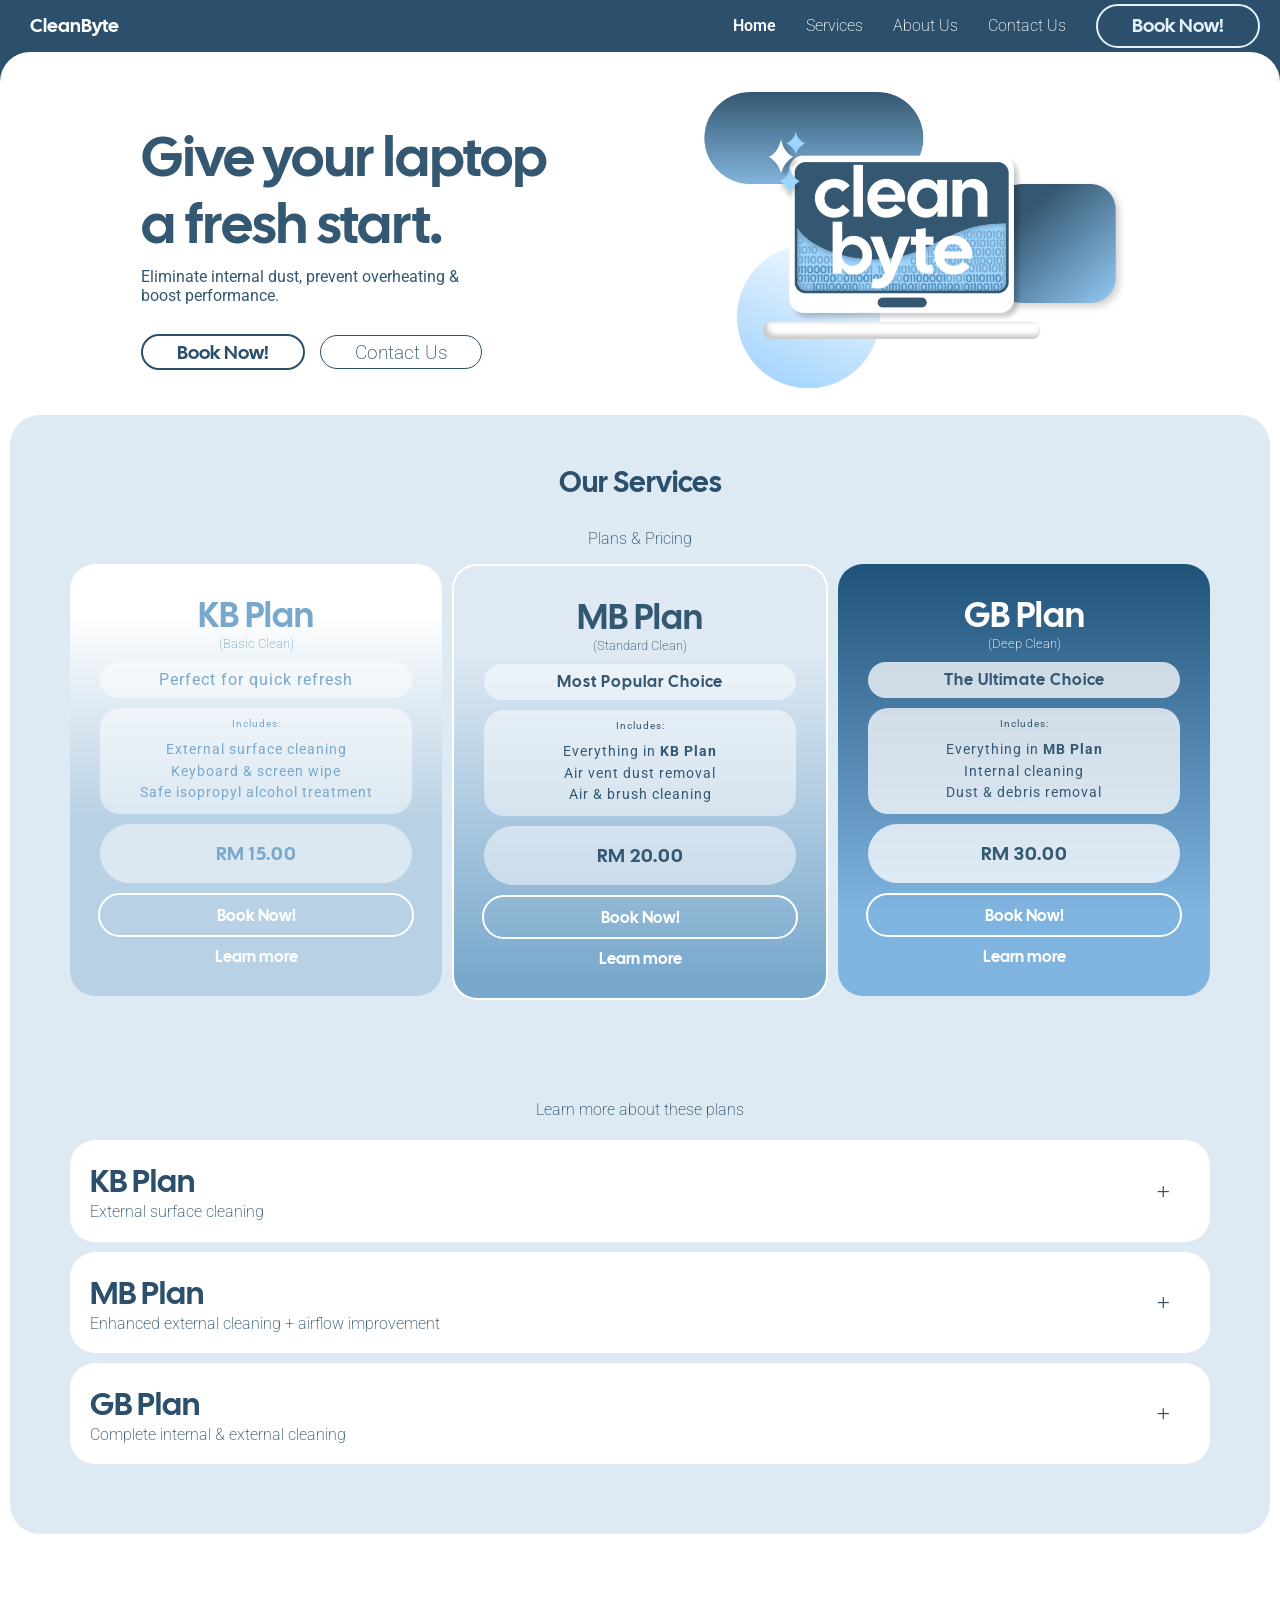
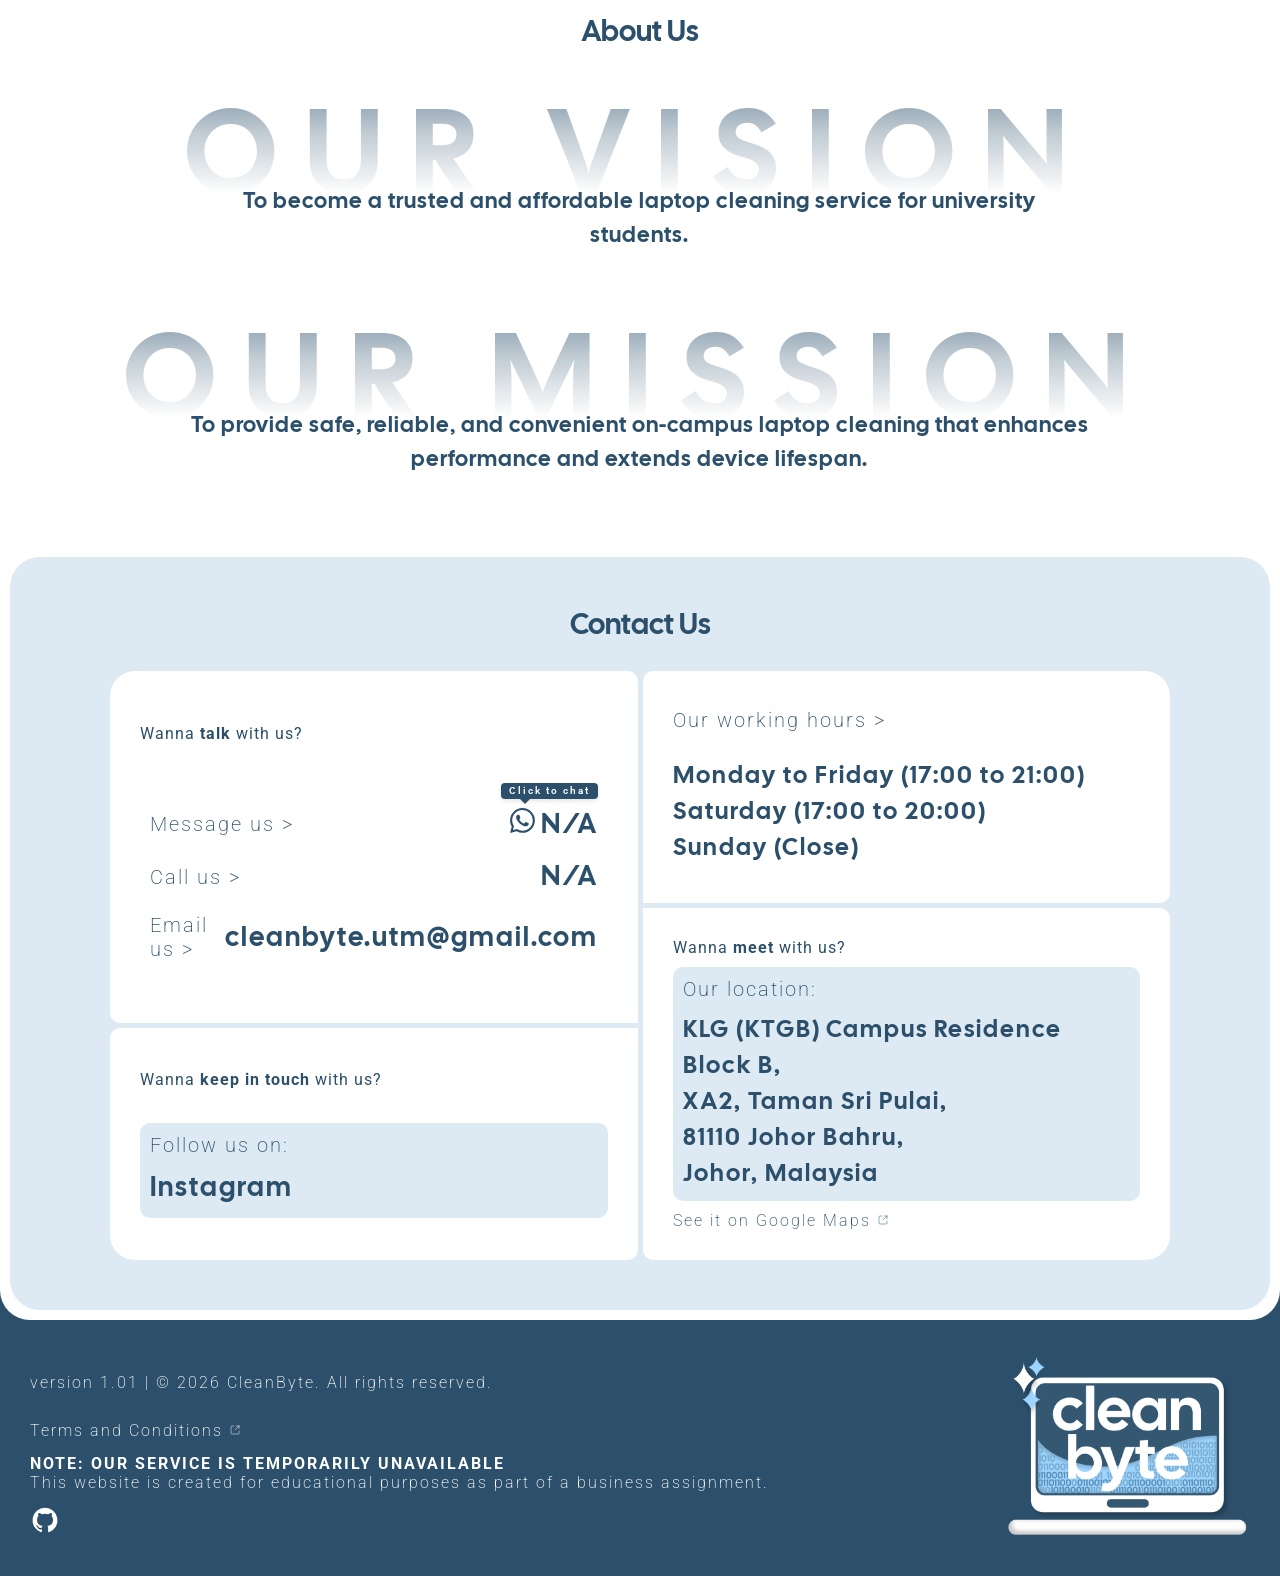
<file: index.html>
<!DOCTYPE html>
<html lang="en">

<head>
    <meta charset="UTF-8">
    <meta name="viewport" content="width=device-width, initial-scale=1.0">
    <title>CleanByte</title>
    <link rel="icon" type="image/png" href="src/cleanbyte-logo-transparent-1.png">
    <!-- Google Fonts -->
    <link rel="preconnect" href="https://fonts.googleapis.com">
    <link rel="preconnect" href="https://fonts.gstatic.com" crossorigin>
    <link
        href="https://fonts.googleapis.com/css2?family=Cal+Sans&family=Roboto:ital,wght@0,100..900;1,100..900&display=swap"
        rel="stylesheet">
    <!-- CSS Styles -->
    <link rel="stylesheet" href="css/styles.css">
    <link rel="stylesheet" href="css/hero.css">
    <link rel="stylesheet" href="css/services.css">
    <link rel="stylesheet" href="css/about.css">
    <link rel="stylesheet" href="css/contact.css">
    <link rel="stylesheet" href="css/footer.css">
</head>

<body>

    <nav>
        <section id="business-name">
            <span>CleanByte</span>
        </section>
        <section id="nav-links">
            <a href="#hero" class="nav-links" id="nav-home">Home</a>
            <a href="#services" class="nav-links" id="nav-services">Services</a>
            <a href="#about" class="nav-links" id="nav-about">About Us</a>
            <a href="#contact" class="nav-links" id="nav-contact">Contact Us</a>
        </section>
        <section id="wrapper-book-now">
            <a class="book-now-light" id="nav-book-now" href="https://forms.gle/1FHTqAfvp7VsXp7U6" target="_blank">
                <span>Book Now!</span>
            </a>
        </section>
    </nav>
    <main id="main">
        <section class="section" id="hero">
            <div id="illustration">
                <img id="large" src="src/hero-illustration-large.png"
                    alt="hero section illustration with clean byte logo">
            </div>
            <div class="content">
                <h1>Give your laptop<br>a fresh start.</h1>
                <p>Eliminate internal dust, prevent overheating &<br>
                    boost performance.</p>
            </div>
            <div id="hero-buttons">
                <a class="book-now-dark" href="https://forms.gle/1FHTqAfvp7VsXp7U6" target="_blank">
                    <span>Book Now!</span>
                </a>
                <a class="hero-button" href="#contact">
                    <span>Contact Us</span>
                </a>
            </div>
        </section>
        <section class="section" id="services">
            <div id="pricing">
                <span class="title">Our Services</span>
                <div id="plans">
                    <span class="sub-text">Plans &amp; Pricing</span>
                    <div id="cards">
                        <div class="card" id="card1">
                            <section class="header">
                                <span class="header-1">KB Plan</span>
                                <span class="header-2">&lpar;Basic Clean&rpar;</span>
                            </section>
                            <section class="subheader">
                                <span>Perfect for quick refresh</span>
                            </section>
                            <section class="body">
                                <span>Includes:</span>
                                <ul>
                                    <li>External surface cleaning</li>
                                    <li>Keyboard &amp; screen wipe</li>
                                    <li>Safe isopropyl alcohol treatment</li>
                                </ul>
                            </section>
                            <section class="footer">
                                <span>RM 15.00</span>
                            </section>
                            <a class="card-book-now" href="https://forms.gle/1FHTqAfvp7VsXp7U6" target="_blank">
                                <span>Book Now!</span>
                            </a>
                            <span id="card1-learnmore" class="learnmore">Learn more</span>
                        </div>
                        <div class="card" id="card2">
                            <section class="header">
                                <span class="header-1">MB Plan</span>
                                <span class="header-2">&lpar;Standard Clean&rpar;</span>
                            </section>
                            <section class="subheader">
                                <span>Most Popular Choice</span>
                            </section>
                            <section class="body">
                                <span>Includes:</span>
                                <ul>
                                    <li>Everything in <b>KB Plan</b></li>
                                    <li>Air vent dust removal</li>
                                    <li>Air &amp; brush cleaning</li>
                                </ul>
                            </section>
                            <section class="footer">
                                <span>RM 20.00</span>
                            </section>
                            <a class="card-book-now" href="https://forms.gle/1FHTqAfvp7VsXp7U6" target="_blank">
                                <span>Book Now!</span>
                            </a>
                            <span id="card2-learnmore" class="learnmore">Learn more</span>
                        </div>
                        <div class="card" id="card3">
                            <section class="header">
                                <span class="header-1">GB Plan</span>
                                <span class="header-2">&lpar;Deep Clean&rpar;</span>
                            </section>
                            <section class="subheader">
                                <span>The Ultimate Choice</span>
                            </section>
                            <section class="body">
                                <span>Includes:</span>
                                <ul>
                                    <li>Everything in <b>MB Plan</b></li>
                                    <li>Internal cleaning</li>
                                    <li>Dust &amp; debris removal</li>
                                </ul>
                            </section>
                            <section class="footer">
                                <span>RM 30.00</span>
                            </section>
                            <a class="card-book-now" href="https://forms.gle/1FHTqAfvp7VsXp7U6" target="_blank">
                                <span>Book Now!</span>
                            </a>
                            <span id="card3-learnmore" class="learnmore">Learn more</span>
                        </div>
                    </div>
                </div>
            </div>
            <div id="details">
                <span class="sub-text">Learn more about these plans</span>
                <div id="dropdowns">
                    <div class="dropdown" id="dropdown1">
                        <input type="checkbox" id="touch1">
                        <div class="hitbox">
                            <label for="touch1">
                                <span>KB Plan</span>
                                <p>External surface cleaning</p>
                            </label>
                        </div>
                        <div class="slide">
                            <div class="inner-slide">
                                <span>What we will clean:</span>
                                <ul>
                                    <li>Keyboard (keycaps &amp; surface)</li>
                                    <li>Screen (smudge &amp; stain removal)</li>
                                    <li>Laptop casing (top &amp; bottom)</li>
                                    <li>Ports (light external dust removal)</li>
                                </ul>
                            </div>
                        </div>
                    </div>
                    <div class="dropdown" id="dropdown2">
                        <input type="checkbox" id="touch2">
                        <div class="hitbox">
                            <label for="touch2">
                                <span>MB Plan</span>
                                <p>Enhanced external cleaning + airflow improvement</p>
                            </label>
                        </div>
                        <div class="slide">
                            <div class="inner-slide">
                                <span>What we will clean:</span>
                                <ul>
                                    <li>Everything in KB Plan</li>
                                    <li>Air vents (external fan vent cleaning)</li>
                                    <li>Cooling grills (dust removal using air tools)</li>
                                </ul>
                            </div>
                        </div>
                    </div>
                    <div class="dropdown" id="dropdown3">
                        <input type="checkbox" id="touch3">
                        <div class="hitbox">
                            <label for="touch3">
                                <span>GB Plan</span>
                                <p>Complete internal &amp; external cleaning</p>
                            </label>
                        </div>
                        <div class="slide">
                            <div class="inner-slide">
                                <span>What we will clean:</span>
                                <ul>
                                    <li>Everything in MB Plan</li>
                                    <li>Internal fans (deep cleaning)</li>
                                    <li>Internal components (dust &amp; debris removal)</li>
                                </ul>
                            </div>
                        </div>
                    </div>
                </div>
            </div>
        </section>
        <section class="section" id="about">
            <div id="header-about">
                About Us
            </div>
            <div id="body-about">
                <div class="wrapper" id="vision-wrapper">
                    <div class="underlay-text" id="vision">
                        OUR VISION
                    </div>
                    <div class="overlay"></div>
                    <div class="overlay-text">
                        To become a trusted and affordable laptop cleaning service
                        for university students.
                    </div>
                </div>
                <div class="wrapper" id="mission-wrapper">
                    <div class="underlay-text" id="mission">
                        OUR MISSION
                    </div>
                    <div class="overlay"></div>
                    <div class="overlay-text">
                        To provide safe, reliable, and convenient on-campus laptop cleaning
                        that enhances performance and extends device lifespan.
                    </div>
                </div>
            </div>
        </section>
        <section class="section" id="contact">
            <div id="header-contact">
                Contact Us
            </div>
            <div id="body-contact">
                <div class="contact-us-sections" id="contact-info">
                    <span>Wanna <b>talk</b> with us?</span>
                    <div id="contact-info-sections">
                        <div class="contact-info-section" id="whatsapp">
                            <span>Message us &gt;</span>
                            <span class="static-label-container">
                                <a href="" target="_blank">
                                    <svg xmlns="http://www.w3.org/2000/svg" width="25" height="25" fill="currentColor"
                                        class="bi bi-whatsapp" viewBox="0 0 16 16">
                                        <path
                                            d="M13.601 2.326A7.85 7.85 0 0 0 7.994 0C3.627 0 .068 3.558.064 7.926c0 1.399.366 2.76 1.057 3.965L0 16l4.204-1.102a7.9 7.9 0 0 0 3.79.965h.004c4.368 0 7.926-3.558 7.93-7.93A7.9 7.9 0 0 0 13.6 2.326zM7.994 14.521a6.6 6.6 0 0 1-3.356-.92l-.24-.144-2.494.654.666-2.433-.156-.251a6.56 6.56 0 0 1-1.007-3.505c0-3.626 2.957-6.584 6.591-6.584a6.56 6.56 0 0 1 4.66 1.931 6.56 6.56 0 0 1 1.928 4.66c-.004 3.639-2.961 6.592-6.592 6.592m3.615-4.934c-.197-.099-1.17-.578-1.353-.646-.182-.065-.315-.099-.445.099-.133.197-.513.646-.627.775-.114.133-.232.148-.43.05-.197-.1-.836-.308-1.592-.985-.59-.525-.985-1.175-1.103-1.372-.114-.198-.011-.304.088-.403.087-.088.197-.232.296-.346.1-.114.133-.198.198-.33.065-.134.034-.248-.015-.347-.05-.099-.445-1.076-.612-1.47-.16-.389-.323-.335-.445-.34-.114-.007-.247-.007-.38-.007a.73.73 0 0 0-.529.247c-.182.198-.691.677-.691 1.654s.71 1.916.81 2.049c.098.133 1.394 2.132 3.383 2.992.47.205.84.326 1.129.418.475.152.904.129 1.246.08.38-.058 1.171-.48 1.338-.943.164-.464.164-.86.114-.943-.049-.084-.182-.133-.38-.232" />
                                    </svg> N/A
                                </a>
                                <span id="static-label">Click to chat</span>
                            </span>
                        </div>
                        <div class="contact-info-section" id="call">
                            <span>Call us &gt;</span>
                            <span>N/A</span>
                        </div>
                        <div class="contact-info-section" id="email">
                            <span>Email us &gt;</span>
                            <span><a href="mailto:cleanbyte.utm@gmail.com">cleanbyte.utm@gmail.com</a></span>
                        </div>
                    </div>
                </div>
                <div class="contact-us-sections" id="social">
                    <span>Wanna <b>keep in touch</b> with us?</span>
                    <div id="social-section">
                        <span>Follow us on:</span>
                        <div id="social-links">
                            <a href="https://www.instagram.com/cleanbyte.ent/" target="_blank">Instagram</a>
                        </div>
                    </div>
                </div>
                <div class="contact-us-sections" id="working-hours">
                    <span>Our working hours &gt;</span>
                    <div id="timetable">
                        <span>Monday to Friday (17:00 to 21:00)</span>
                        <span>Saturday (17:00 to 20:00)</span>
                        <span>Sunday (Close)</span>
                    </div>
                </div>
                <div class="contact-us-sections" id="location">
                    <span>Wanna <b>meet</b> with us?</span>
                    <div id="address">
                        <span>Our location:</span>
                        <p>KLG (KTGB) Campus Residence Block B,<br>
                            XA2, Taman Sri Pulai,<br>
                            81110 Johor Bahru,
                            <br>Johor, Malaysia
                        </p>
                    </div>
                    <a id="address-link" href="https://maps.app.goo.gl/BBo1enbGdaadVYbh8" target="_blank">See it on
                        Google Maps
                        <svg width="12px" height="12px" viewBox="0 0 24 24" xmlns="http://www.w3.org/2000/svg"
                            fill="none">
                            <path stroke="#2c506b" stroke-linecap="round" stroke-linejoin="round" stroke-width="1"
                                d="M10 4H6a2 2 0 0 0-2 2v12a2 2 0 0 0 2 2h12a2 2 0 0 0 2-2v-4m-8-2 8-8m0 0v5m0-5h-5" />
                        </svg>
                    </a>
                </div>
            </div>
        </section>
    </main>
    <footer>
        <section id="footer-content">
            <p>version 1.01 | © <span id="year"></span> CleanByte. All
                rights reserved.</p>
            <a href="/terms.html">Terms and Conditions
                <svg width="12px" height="12px" viewBox="0 0 24 24" xmlns="http://www.w3.org/2000/svg" fill="none">
                    <path stroke="#fff" stroke-linecap="round" stroke-linejoin="round" stroke-width="1"
                        d="M10 4H6a2 2 0 0 0-2 2v12a2 2 0 0 0 2 2h12a2 2 0 0 0 2-2v-4m-8-2 8-8m0 0v5m0-5h-5" />
                </svg>
            </a>
            <span><b>NOTE: OUR SERVICE IS TEMPORARILY UNAVAILABLE</b><br>This website is created for educational
                purposes as
                part of a business assignment.</span>
            <a href="https://github.com/ninja-noodle/CleanByte">
                <svg fill="#fff" width="30px" height="30px" viewBox="0 0 24 24" xmlns="http://www.w3.org/2000/svg"
                    data-name="Layer 1">
                    <path
                        d="M12,2.2467A10.00042,10.00042,0,0,0,8.83752,21.73419c.5.08752.6875-.21247.6875-.475,0-.23749-.01251-1.025-.01251-1.86249C7,19.85919,6.35,18.78423,6.15,18.22173A3.636,3.636,0,0,0,5.125,16.8092c-.35-.1875-.85-.65-.01251-.66248A2.00117,2.00117,0,0,1,6.65,17.17169a2.13742,2.13742,0,0,0,2.91248.825A2.10376,2.10376,0,0,1,10.2,16.65923c-2.225-.25-4.55-1.11254-4.55-4.9375a3.89187,3.89187,0,0,1,1.025-2.6875,3.59373,3.59373,0,0,1,.1-2.65s.83747-.26251,2.75,1.025a9.42747,9.42747,0,0,1,5,0c1.91248-1.3,2.75-1.025,2.75-1.025a3.59323,3.59323,0,0,1,.1,2.65,3.869,3.869,0,0,1,1.025,2.6875c0,3.83747-2.33752,4.6875-4.5625,4.9375a2.36814,2.36814,0,0,1,.675,1.85c0,1.33752-.01251,2.41248-.01251,2.75,0,.26251.1875.575.6875.475A10.0053,10.0053,0,0,0,12,2.2467Z" />
                </svg>
            </a>
        </section>
        <section id="footer-img"><img src="src/cleanbyte-logo-transparent-1.png" alt="cleanbyte logo"></section>
    </footer>
    <script src="js/script.js"></script>
</body>

</html>
</file>
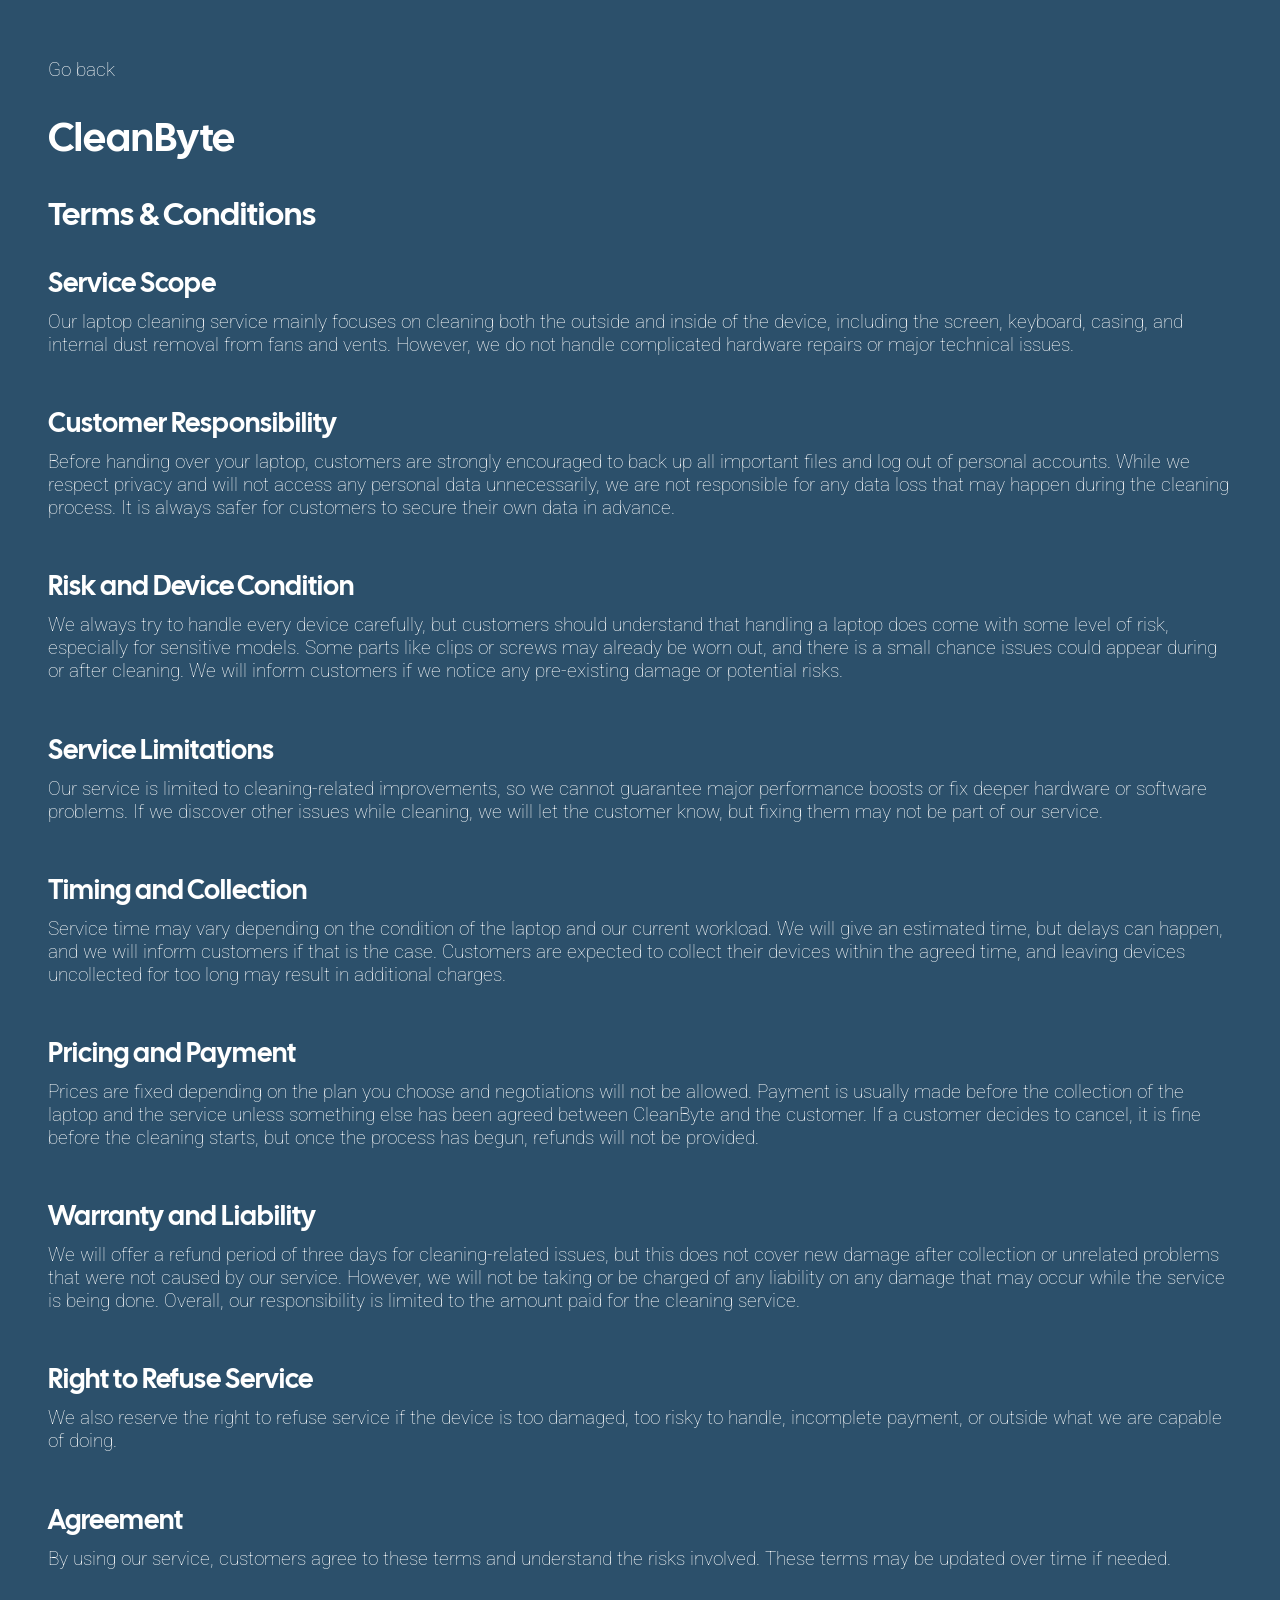
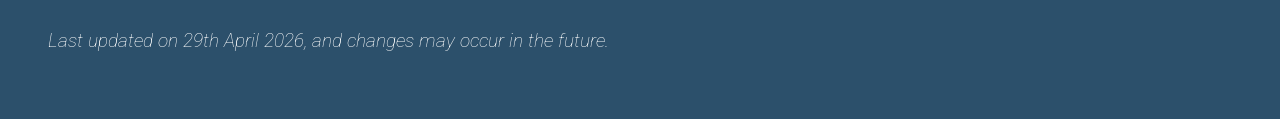
<file: terms.html>
<!DOCTYPE html>
<html lang="en">

<head>
    <meta charset="UTF-8">
    <meta name="viewport" content="width=device-width, initial-scale=1.0">
    <title>Terms & Conditions</title>
    <link rel="icon" type="image/png" href="src/cleanbyte-logo-transparent-1.png">
    <!-- Google Fonts -->
    <link rel="preconnect" href="https://fonts.googleapis.com">
    <link rel="preconnect" href="https://fonts.gstatic.com" crossorigin>
    <link
        href="https://fonts.googleapis.com/css2?family=Cal+Sans&family=Roboto:ital,wght@0,100..900;1,100..900&display=swap"
        rel="stylesheet">
    <!-- CSS Styles -->
    <link rel="stylesheet" href="css/styles.css">
    <link rel="stylesheet" href="css/terms.css">
</head>

<body style="background-color: #2c506b;">
    <main>
        <a href="/index.html">Go back</a>
        CleanByte
        <span>Terms & Conditions</span>
        <section id="1">
            <h2>Service Scope</h2>
            <p>
                Our laptop cleaning service mainly focuses on cleaning both the outside and inside of the device,
                including the screen, keyboard, casing, and internal dust removal from fans and vents. However, we do
                not handle complicated hardware repairs or major technical issues.
            </p>
        </section>
        <section id="2">
            <h2>Customer Responsibility</h2>
            <p>Before handing over your laptop, customers are strongly encouraged to back up all important files and
                log out of personal accounts. While we respect privacy and will not access any personal data
                unnecessarily, we are not responsible for any data loss that may happen during the cleaning process. It
                is always safer for customers to secure their own data in advance.
            </p>
        </section>
        <section id="3">
            <h2>Risk and Device Condition</h2>
            <p>We always try to handle every device carefully, but customers should understand that handling a laptop
                does come with some level of risk, especially for sensitive models. Some parts like clips or screws may
                already be worn out, and there is a small chance issues could appear during or after cleaning. We will
                inform customers if we notice any pre-existing damage or potential risks.
            </p>
        </section>
        <section id="4">
            <h2>Service Limitations</h2>
            <p>Our service is limited to cleaning-related improvements, so we cannot guarantee major performance boosts
                or fix deeper hardware or software problems. If we discover other issues while cleaning, we will let the
                customer know, but fixing them may not be part of our service.</p>
        </section>
        <section id="5">
            <h2>Timing and Collection</h2>
            <p>Service time may vary depending on the condition of the laptop and our current workload. We will give an
                estimated time, but delays can happen, and we will inform customers if that is the case. Customers are
                expected to collect their devices within the agreed time, and leaving devices uncollected for too long
                may result in additional charges.</p>
        </section>
        <section id="6">
            <h2>Pricing and Payment</h2>
            <p>Prices are fixed depending on the plan you choose and negotiations will not be allowed. Payment is
                usually made before the collection of the laptop and the service unless something else has been agreed
                between CleanByte and the customer. If a customer decides to cancel, it is fine before the cleaning
                starts, but once the process has begun, refunds will not be provided.</p>
        </section>
        <section id="7">
            <h2>Warranty and Liability</h2>
            <p>We will offer a refund period of three days for cleaning-related issues, but this does not cover new
                damage after collection or unrelated problems that were not caused by our service. However, we will not
                be taking or be charged of any liability on any damage that may occur while the service is being done.
                Overall, our responsibility is limited to the amount paid for the cleaning service.</p>
        </section>
        <section id="8">
            <h2>Right to Refuse Service</h2>
            <p>We also reserve the right to refuse service if the device is too damaged, too risky to handle, incomplete
                payment, or outside what we are capable of doing.</p>
        </section>
        <section id="9">
            <h2>Agreement</h2>
            <p>By using our service, customers agree to these terms and understand the risks involved. These terms may
                be updated over time if needed.</p>
        </section>
        <section id="9">
            <p><i>Last updated on 29th April 2026, and changes may occur in the future.</i></p>
        </section>
    </main>
</body>

</html>
</file>
<file: css/styles.css>
/* 1 rem = 24px */

:root {
    --gradient-l: linear-gradient(to bottom, rgba(255, 255, 255, 1) 10%, rgba(120, 168, 204, 1) 96%);
    --gradient-d: linear-gradient(to bottom, rgba(31, 82, 120, 1) 0%, rgba(154, 208, 253, 1) 100%);
    --font-primary: "Cal Sans", sans-serif;
    --font-secondary: "Roboto", sans-serif;
}

html {
    scroll-behavior: smooth;
}

body {
    background-color: #2c506b;
    padding: 0;
    margin: 0;
}


button {
    border: none;
    outline: none;
    box-shadow: none;
}

a {
    text-decoration: none;
}

a:hover,
a:focus,
a:active {
    text-decoration: none;
    outline: none;
}

nav {
    position: sticky;
    top: 0;
    height: 2rem;
    display: flex;
    flex-direction: row;
    align-self: center;
    align-items: center;
    justify-content: space-evenly;
    padding: 10px 20px;
    background: #2c506b;
    z-index: 4;
}

nav #business-name {
    height: 100%;
    width: fit-content;
    display: flex;
    align-self: center;
    align-items: center;
    justify-content: center;
    padding: 0 10px;
}

nav #business-name span {
    font-family: var(--font-primary);
    font-weight: 400;
    font-size: 1.2rem;
    line-height: 1.2;
    color: #fff;
}

nav #nav-links {
    height: 1rem;
    width: 100%;
    display: flex;
    align-self: center;
    align-items: center;
    justify-content: end;
    padding: 0 30px;
    gap: 30px;
    font-family: var(--font-secondary);
    font-weight: 200;
    font-size: 1rem;
    line-height: 1.2;
    color: #fff;
}

nav #nav-links a {
    text-decoration: none;
    color: #fff;
    cursor: pointer;
}

nav #nav-links a:hover {
    text-decoration: underline;
}

nav #nav-links a.active {
    font-weight: 600;
}

nav #nav-book-now {
    z-index: 10;
}

.book-now-light {
    height: 2.5rem;
    width: 10rem;
    position: relative;
    display: flex;
    align-self: center;
    align-items: center;
    justify-content: center;
    color: #e5f2fd;
    background-color: transparent;
    border: 2px solid #e5f2fd;
    border-radius: 50px;
    overflow: hidden;
    cursor: pointer;
    transition: color 0.3s ease;
}

.book-now-light::before {
    content: "";
    position: absolute;
    top: 0;
    left: -100%;
    width: 100%;
    height: 100%;
    background-color: #e5f2fd;
    z-index: 0;
    transition: transform 0.5s ease;
    transform: translateX(0);
    pointer-events: none;
}

.book-now-light:hover::before {
    transform: translateX(100%);
}

.book-now-light span {
    position: relative;
    z-index: 1;
    font-family: var(--font-primary);
    font-weight: 400;
    font-size: 1.2rem;
    line-height: 1.2;
    text-decoration: none;
    padding: 2rem;
    cursor: pointer;
    color: #e5f2fd;
    transition: color 0.5s ease;
}

.book-now-light:hover span {
    color: #2c506b;
}

.book-now-dark {
    height: 2rem;
    width: 10rem;
    position: relative;
    display: flex;
    align-self: center;
    align-items: center;
    justify-content: center;
    color: #2c506b;
    background-color: transparent;
    border: 2px solid #2c506b;
    border-radius: 50px;
    overflow: hidden;
    cursor: pointer;
    transition: color 0.3s ease;
}

.book-now-dark::before {
    content: "";
    position: absolute;
    top: 0;
    left: -100%;
    width: 100%;
    height: 100%;
    background-color: #2c506b;
    z-index: 0;
    transition: transform 0.5s ease;
    transform: translateX(0);
}

.book-now-dark:hover::before {
    transform: translateX(100%);
}

.book-now-dark span {
    position: relative;
    z-index: 1;
    font-family: var(--font-primary);
    font-weight: 400;
    font-size: 1.2rem;
    line-height: 1.2;
    text-decoration: none;
    padding: 0rem;
    cursor: pointer;
    color: #2c506b;
    transition: color 0.5s ease;
}

.book-now-dark:hover span {
    color: #fff;
}

main {
    height: fit-content;
    width: auto;
    display: flex;
    flex-direction: column;
    background-color: white;
    border-radius: 30px;
    gap: 30px;
    padding: 10px;
}

/* ===================================================================== */
@media (max-width: 824px) {
    nav {
        display: grid;
        position: sticky;
        height: fit-content;
        grid-template-columns: repeat(2, 1fr);
        grid-template-rows: repeat(2, 1fr);
        grid-auto-flow: dense;
        grid-column-gap: 0px;
        grid-row-gap: 10px;
    }

    nav #business-name {
        font-size: 1rem;
        grid-area: 1 / 1 / 2 / 2;
        padding: 0;
    }

    nav #nav-links {
        font-size: 1rem;
        grid-area: 2 / 1 / 3 / 3;
        justify-content: space-between;
        padding: 0;
        gap: 0;
    }

    nav #wrapper-book-now {
        display: flex;
        grid-area: 1 / 2 / 2 / 3;
        justify-content: end;
    }

    nav #nav-book-now {
        width: 8rem;
    }

    nav #nav-book-now span {
        font-size: 1rem;
        padding: 1rem;
    }
}

@media (max-width: 614px) {
    nav #business-name {
        font-size: 0.8rem;
        grid-area: 1 / 1 / 2 / 2;
        padding: 0;
    }

    nav #nav-links {
        font-size: 0.8rem;
        justify-content: space-between;
    }

    nav #nav-book-now {
        height: 1.5rem;
        width: 7.5rem;
    }

    nav #nav-book-now span {
        font-size: 0.8rem;
        padding: 1rem;
    }
}
</file>
<file: css/hero.css>
#hero {
    display: grid;
    grid-template-columns: auto auto;
    grid-template-rows: auto auto;
    grid-column-gap: 0px;
    grid-row-gap: 0px;
    align-items: center;
    align-content: stretch;
    justify-content: space-around;
    padding: 0 100px;
    border-radius: 30px 30px 0 0;
}

#hero .content {
    height: 100%;
    width: 100%;
    display: flex;
    flex-direction: column;
    justify-content: center;
    grid-area: 1 / 1 / 2 / 2;
}

#illustration {
    height: 100%;
    width: fit-content;
    display: flex;
    justify-content: end;
    align-items: flex-end;
    grid-area: 1 / 2 / 3 / 3;
    margin-top: 20px;
}

#hero h1 {
    font-family: var(--font-primary);
    font-size: 3.5rem;
    color: #355872;
    font-weight: 400;
    line-height: 1.2;
    margin-bottom: 10px;
}

#hero p {
    font-family: var(--font-secondary);
    font-size: 1rem;
    font-weight: 400;
    color: #355872;
    line-height: 1.2;
    margin: 0;
}

#hero #hero-buttons {
    height: 100%;
    width: 100%;
    grid-area: 2 / 1 / 3 / 2;
    display: flex;
    flex-direction: row;
    align-items: flex-start;
    align-content: stretch;
    justify-content: start;
    column-gap: 15px;
}

.hero-button {
    height: 2rem;
    width: 10rem;
    position: relative;
    display: flex;
    align-self: center;
    align-items: center;
    justify-content: center;
    color: #2c506b;
    background-color: transparent;
    border: 1px solid #2c506b;
    border-radius: 50px;
    overflow: hidden;
    cursor: pointer;
    transition: color 0.3s ease;
}

.hero-button::before {
    content: "";
    position: absolute;
    top: 0;
    left: -100%;
    width: 100%;
    height: 100%;
    background-color: #e5f2fd;
    z-index: 0;
    transition: transform 0.5s ease;
    transform: translateX(0);
}

.hero-button:hover::before {
    transform: translateX(100%);
}

.hero-button span {
    position: relative;
    z-index: 1;
    font-family: var(--font-secondary);
    font-weight: 200;
    font-size: 1.2rem;
    line-height: 1.2;
    text-decoration: none;
    padding: 0rem;
    cursor: pointer;
    color: #2c506b;
}

#illustration img {
    width: 28rem;
}


/* ===================================================================== */
@media (max-width: 1376px) {
    #hero {
        padding: 0 60px;
    }
}

@media (max-width: 1174px) {
    #hero h1 {
        font-size: 3rem;
        margin-top: 10px;
    }

    #hero p {
        font-size: 0.9rem;
    }

    #illustration img {
        width: 26rem;
    }
}

@media (max-width: 1088px) {
    #hero {
        padding: 0 40px;
    }
}

@media (max-width: 1000px) {
    #hero {
        padding: 0 20px;
    }
}

@media (max-width: 970px) {
    #hero .content {
        justify-content: end;
    }

    #hero h1 {
        font-size: 2.5rem;
    }

    #hero p {
        font-size: 0.9rem;
    }

    #illustration img {
        width: 24rem;
    }
}

@media (max-width: 824px) {
    #hero {
        padding: 20px;
    }

    #hero .content {
        justify-content: center;
    }

    #hero #illustration #large {
        width: 18rem;
    }

    #hero h1 {
        font-size: 2rem;
        margin: 10px 0 5px 0;
    }

    #hero p {
        font-size: 0.8rem;
    }

    #hero #hero-buttons .book-now-dark {
        width: 8rem;
    }

    #hero #hero-buttons .book-now-dark span {
        font-size: 1rem;
        padding: 0;
    }

    #hero #hero-buttons .hero-button {
        width: 8rem;
    }

    #hero #hero-buttons .hero-button span {
        font-size: 1rem;
        padding: 0;
    }

    #illustration {
        margin: 0;
    }
}

@media (max-width: 614px) {
    #hero {
        display: flex;
        flex-direction: column;
        padding: 20px 10px;
        gap: 0;
    }

    #hero .content {
        align-items: center;
        margin-bottom: 10px;
    }

    #hero .content h1 {
        text-align: center;
        font-size: 1.8rem;
        letter-spacing: 0px;
    }

    #hero .content p {
        text-align: center;
        margin-bottom: 12px;
        letter-spacing: 1px;
    }

    #hero #hero-buttons {
        width: fit-content;
    }

    #hero #hero-buttons .book-now-dark span {
        font-size: 0.9rem;
    }

    #hero #hero-buttons .hero-button span {
        font-size: 0.9rem;
    }
}
</file>
<file: css/services.css>
#services {
    height: auto;
    border-radius: 30px;
    background: #6da1c93B;
    display: flex;
    flex-direction: column;
    align-items: center;
    justify-content: start;
    align-content: stretch;
    padding: 50px 100px;
    row-gap: 80px;
}

/* ===============+++++++++++++++++++++++++++++=======================++++++++++++++++++ */
/* ===============+++++++++++++++++++++++++++++=======================++++++++++++++++++ */
/* ===============+++++++++++++++++++++++++++++=======================++++++++++++++++++ */
/* ===============+++++++++++++++++++++++++++++=======================++++++++++++++++++ */
/* ===============+++++++++++++++++++++++++++++=======================++++++++++++++++++ */
/* ===============+++++++++++++++++++++++++++++=======================++++++++++++++++++ */

/* ===============+++++++++++++++++++++++++++++=======================++++++++++++++++++ */

#services #pricing {
    width: 100%;
    height: auto;
    display: flex;
    flex-direction: column;
    align-items: center;
    align-content: stretch;
    justify-content: start;
    row-gap: 30px;
}

#services #pricing .title {
    text-align: center;
    font-family: var(--font-primary);
    font-size: 1.8rem;
    color: #2c506bFF;
    font-weight: 400;
    line-height: 1.2;
    text-decoration: none;
}

#services #pricing #plans {
    width: 100%;
    height: auto;
    display: flex;
    flex-direction: column;
    align-items: center;
    align-content: stretch;
    justify-content: start;
    row-gap: 5px;
}

#services .sub-text {
    height: 30px;
    font-family: var(--font-secondary);
    font-size: 1rem;
    font-weight: 200;
    line-height: 1.2;
    color: #2c506bFF;
}

#cards {
    width: 100%;
    height: auto;
    display: flex;
    flex-direction: row;
    overflow-x: hidden;
    align-items: start;
    align-content: stretch;
    justify-content: space-between;
    gap: 10px;
}

.card {
    width: 100%;
    height: auto;
    border-radius: 25px;
    display: flex;
    flex-direction: column;
    flex-wrap: nowrap;
    align-items: center;
    align-content: stretch;
    justify-content: start;
    row-gap: 20px;
    padding: 30px;
    scroll-snap-align: center;
}

/* =--==--==--==--==--==--==--HEADER--==--==--==--==--==--==--= */
.header {
    width: 100%;
    height: auto;
    display: flex;
    flex-direction: column;
    flex-wrap: nowrap;
    align-items: center;
    align-content: stretch;
    justify-content: start;
}

.header-1 {
    font-family: var(--font-primary);
    font-size: 2.5rem;
    font-weight: 400;
    line-height: 1.2;
    text-decoration: none;
}

.header-2 {
    font-family: var(--font-secondary);
    font-size: 1rem;
    font-weight: 200;
    line-height: 1.2;
    text-decoration: none;
}


/* =--==--==--==--==--==--==--SUB-HEADER--==--==--==--==--==--==--= */
.subheader {
    width: 100%;
    height: 2.25rem;
    border-radius: 30px;
    display: flex;
    flex-direction: column;
    flex-wrap: nowrap;
    align-items: center;
    align-content: stretch;
    justify-content: center;
    background: #ffffff80;
}

.subheader span {
    font-size: 1.25rem;
    font-weight: 400;
    line-height: 1;
    letter-spacing: 1px;
    text-decoration: none;
}


/* =--==--==--==--==--==--==--BODY--==--==--==--==--==--==--= */
.body {
    width: 100%;
    height: auto;
    border-radius: 20px;
    display: flex;
    flex-direction: column;
    flex-wrap: nowrap;
    align-items: center;
    align-content: stretch;
    justify-content: start;
    padding: 10px 0;
    row-gap: 10px;
    background: #ffffff80;
}

.body span {
    font-family: var(--font-secondary);
    font-size: 0.7rem;
    font-weight: 400;
    line-height: 1.2;
    letter-spacing: 1px;
    text-decoration: none;
}

.body ul {
    max-width: fit-content;
    display: flex;
    justify-content: center;
    align-items: center;
    font-family: var(--font-secondary);
    font-size: 1rem;
    font-weight: 400;
    line-height: 1.5;
    letter-spacing: 1px;
    text-decoration: none;
    flex: 1;
    flex-wrap: wrap;
    padding: 0;
    margin: 0;
    text-align: center;
    list-style-type: none;
}

li {
    min-width: 270px;
}


/* =--==--==--==--==--==--==--FOOTER--==--==--==--==--==--==--= */
.footer {
    width: 100%;
    border-radius: 30px;
    display: flex;
    flex-direction: column;
    flex-wrap: nowrap;
    align-items: center;
    align-content: stretch;
    justify-content: center;
    padding: 20px 0;
    flex: 1 0 0;
    background: #ffffff80;
}

.footer span {
    font-family: var(--font-primary);
    font-size: 1.25rem;
    font-weight: 400;
    line-height: 1;
    letter-spacing: 1px;
    text-decoration: none;
}


/* =--==--==--==--==--==--==--CARD-BOOK-NOW--==--==--==--==--==--==--= */
.card-book-now {
    height: 2.5rem;
    width: 100%;
    position: relative;
    display: flex;
    align-self: center;
    align-items: center;
    justify-content: center;
    /* /////////////////////CHANGE THIS FOR BOOK NOW */
    color: #fff;
    background-color: transparent;
    /* /////////////////////CHANGE THIS FOR BOOK NOW */
    border: 2px solid #fff;
    border-radius: 50px;
    overflow: hidden;
    cursor: pointer;
    transition: color 0.3s ease;
}

.card-book-now::before {
    content: "";
    position: absolute;
    top: 0;
    left: -100%;
    width: 100%;
    height: 100%;
    /* /////////////////////CHANGE THIS FOR BOOK NOW */
    background-color: #ffffff80;
    z-index: 0;
    transition: transform 0.5s ease;
    transform: translateX(0);
}

.card-book-now:hover::before {
    transform: translateX(100%);
}

.card-book-now span {
    display: flex;
    position: relative;
    z-index: 1;
    font-family: var(--font-primary);
    font-weight: 400;
    font-size: 1.2rem;
    line-height: 1.2;
    text-decoration: none;
    padding: 0rem 2rem;
    cursor: pointer;
    align-items: center;
    color: #fff;
    transition: color 0.5s ease;
}

/* /////////////////////CHANGE THIS FOR BOOK NOW */
.card-book-now:hover span {
    color: #fff;
}

/* =--==--==--==--==--==--==--LEARN-MORE--==--==--==--==--==--==--= */
.learnmore {
    font-family: var(--font-primary);
    font-size: 1rem;
    font-weight: 400;
    line-height: 1.2;
    letter-spacing: 0px;
    text-decoration: none;
    color: #fff;
    cursor: pointer;
}

.learnmore:hover {
    text-decoration: underline;
}

/* =--==--==--==--==--==--==--=--==--==--==--==--==--==--=--==--==--==--==--==--==-- */
/* =--==--==--==--==--==--==--CARD 1--==--==--==--==--==--==--= */
#card1 {
    background-image: linear-gradient(to bottom, rgba(255, 255, 255, 1) 11%, rgba(184, 209, 228, 1) 59%);
    color: #78a8cc;
}

#card1 .subheader span {
    font-family: var(--font-secondary);
}

#card1 .card-book-now:hover span {
    color: #78a8cc;
}


/* =--==--==--==--==--==--==--CARD 2--==--==--==--==--==--==--= */
#card2 {
    background-image: linear-gradient(to bottom, rgba(222, 233, 243, 1) 20%, rgba(120, 168, 204, 1) 96%);
    color: #355872FF;
    border: 2px solid #ffffffFF;
}

#card2 .subheader span {
    font-family: var(--font-primary);
}

#card2 .card-book-now:hover span {
    color: #355872FF;
}


/* =--==--==--==--==--==--==--CARD 2--==--==--==--==--==--==--= */
#card3 {
    background: linear-gradient(to bottom, rgba(31, 82, 120, 1) 0%, rgba(127, 180, 224, 1) 80%);
    color: #355872FF;
}

#card3 .header {
    color: #fff;
}

#card3 .subheader {
    background-color: #ffffffBF;
}

#card3 .body {
    background-color: #ffffffBF;
}

#card3 .footer {
    background-color: #ffffffBF;
}

#card3 .subheader span {
    font-family: var(--font-primary);
}

#card3 .card-book-now:hover span {
    color: #355872FF;
}



/* =--==--==--==--==--==--==--=--==--==--==--==--==--==--=--==--==--==--==--==--==-- */
@media (max-width: 1400px) {
    #services {
        padding: 50px 60px;
    }

    .card {
        row-gap: 10px;
    }

    .header-1 {
        font-size: 2.2rem;
    }

    .header-2 {
        font-size: 0.8rem;
    }

    .subheader {
        font-size: 2rem;
    }

    .subheader span {
        font-size: 1rem;
    }

    .body span {
        font-size: 0.6rem;
    }

    .body ul {
        font-size: 0.9rem;
    }

    .footer span {
        font-size: 1.2rem;
    }

    .card-book-now span {
        font-size: 1rem;
    }

    .learnmore {
        font-size: 1rem;
    }

}

@media (max-width: 1190px) {
    #services {
        padding: 50px 20px;
    }
}

@media (max-width: 1100px) {
    #services #pricing .title {
        font-size: 1.6rem;
    }

    #cards {
        overflow-x: auto;
        scroll-snap-type: x mandatory;
    }

    .header-1 {
        font-size: 2.1rem;
    }

    .card {
        padding: 20px;
        row-gap: 8px;
    }
}

@media (max-width: 1000px) {
    #services {
        padding: 50px 10px;
    }

    .subheader {
        font-size: 2rem;
    }

    .subheader span {
        font-size: 1rem;
    }

    .body span {
        font-size: 0.6rem;
    }

    .body ul {
        font-size: 0.75rem;
    }
}

@media (max-width: 824px) {
    #services #pricing .title {
        font-size: 1.3rem;
    }

    #services .sub-text {
        font-size: 0.8rem;
    }

    .header-1 {
        font-size: 2rem;
    }

    .header-2 {
        font-size: 0.8rem;
    }

    .subheader {
        font-size: 1.8rem;
    }

    .subheader span {
        font-size: 1rem;
    }

    .body span {
        font-size: 0.6rem;
    }

    .body ul {
        font-size: 0.75rem;
    }

    .footer span {
        font-size: 1rem;
    }

    .card-book-now span {
        font-size: 1rem;
    }

    .learnmore {
        font-size: 1rem;
    }
}


/* ===============+++++++++++++++++++++++++++++=======================++++++++++++++++++ */
/* ===============+++++++++++++++++++++++++++++=======================++++++++++++++++++ */
/* ===============+++++++++++++++++++++++++++++=======================++++++++++++++++++ */
/* ===============+++++++++++++++++++++++++++++=======================++++++++++++++++++ */
/* ===============+++++++++++++++++++++++++++++=======================++++++++++++++++++ */
/* ===============+++++++++++++++++++++++++++++=======================++++++++++++++++++ */
/* ===============++++++    DETAILS     +++++++=======================++++++++++++++++++ */
/* ===============+++++++++++++++++++++++++++++=======================++++++++++++++++++ */

#details {
    width: 100%;
    height: auto;
    display: flex;
    flex-direction: column;
    align-items: center;
    align-content: stretch;
    justify-content: start;
    row-gap: 10px;
    padding: 20px;
}

#details #dropdowns {
    width: 100%;
    height: auto;
    display: flex;
    flex-direction: column;
    align-items: center;
    align-content: stretch;
    justify-content: space-between;
    row-gap: 10px;
}

#details #dropdowns .dropdown {
    width: 100%;
    border-radius: 25px;
    background: #fff;
    display: flex;
    flex-direction: column;
    align-items: center;
    align-content: stretch;
    justify-content: start;
    padding: 10px 20px;
    box-sizing: border-box;
}

.hitbox {
    position: relative;
    display: block;
    width: 100%;
    color: #2c506b;
    border-radius: 20px;
    transition: background 0.3s ease;
    margin: 10px;
}

.hitbox label {
    display: flex;
    flex-direction: column;
    cursor: pointer;
}

.hitbox span {
    display: block;
    background: transparent;
    font-size: 2rem;
    font-family: var(--font-primary);
    user-select: none;
    -webkit-user-select: none;
    -moz-user-select: none;
    -ms-user-select: none;
}

.hitbox::after {
    content: "+";
    position: absolute;
    right: 20px;
    top: 50%;
    transform: translateY(-50%);
    font-size: 1.5rem;
}

.hitbox p {
    font-family: var(--font-secondary);
    font-weight: 200;
    font-size: 1rem;
    line-height: 1.2;
    margin: 0;
}

#dropdowns .dropdown .slide {
    clear: both;
    width: 100%;
    max-height: 0;
    overflow: hidden;
    text-align: start;
    transition: max-height 0.5s;
    background: #dde9f3;
    border-radius: 20px;
    display: flex;
    flex-direction: column;
    align-items: start;
    align-content: stretch;
    justify-content: start;
    row-gap: 10px;
}

.inner-slide {
    width: 100%;
    height: fit-content;
    margin: 20px;
    color: #2c506b;
}

.inner-slide span {
    font-family: var(--font-secondary);
    font-weight: 400;
    font-size: 1rem;
    line-height: 1.2;
    letter-spacing: 1px;
    font-size: 0.7rem;
}

.inner-slide ul {
    margin: 0;
    padding: 0;
    list-style-type: none;
    line-height: 1.5;
    font-family: var(--font-secondary);
    font-weight: 600;
    font-size: 1rem;
    letter-spacing: 1px;
    font-size: 1rem;
}

#touch1 {
    position: absolute;
    opacity: 0;
    height: 0px;
}

#touch1:checked~.slide {
    max-height: 500px;
}

#touch2 {
    position: absolute;
    opacity: 0;
    height: 0px;
}

#touch2:checked~.slide {
    max-height: 500px;
}

#touch3 {
    position: absolute;
    opacity: 0;
    height: 0px;
}

#touch3:checked~.slide {
    max-height: 500px;
}

.hitbox:hover {
    background: #dde9f3;
}


@media (max-width: 1100px) {
    .hitbox span {
        font-size: 1.8rem;
    }

    .hitbox p {
        font-size: 0.9rem;
    }
}
</file>
<file: css/about.css>
#about {
    height: auto;
    display: flex;
    flex-direction: column;
    align-items: center;
    align-content: stretch;
    justify-content: start;
    row-gap: 30px;
    padding: 50px 100px;
}

#header-about {
    width: 100%;
    text-align: center;
    font-family: var(--font-primary);
    font-size: 1.8rem;
    font-weight: 400;
    line-height: 1.2;
    color: #2c506b;
}

#body-about {
    display: flex;
    flex-direction: column;
    justify-content: center;
    align-items: center;
    row-gap: 80px;
}


.wrapper {
    position: relative;
    display: inline-block;
}

.underlay-text {
    font-family: var(--font-primary);
    font-size: 8.3rem;
    font-weight: 400;
    line-height: 1.2;
    letter-spacing: 1.7rem;
    color: #2c506b;
    position: relative;
    z-index: 1;
    text-align: center;
    align-self: center;
    align-content: center;
    justify-content: center;
}

.overlay {
    position: absolute;
    top: 0;
    left: 0;
    width: 100%;
    height: 100%;
    background: linear-gradient(to bottom, rgba(255, 255, 255, 0) 0%, rgba(255, 255, 255, 0.4) 7.000000000000001%, rgba(255, 255, 255, 0.6951219512195121) 36%, rgba(255, 255, 255, 1) 80%);
    pointer-events: none;
    z-index: 2;
}

.overlay-text {
    position: absolute;
    bottom: -20%;
    left: 50%;
    transform: translateX(-50%);
    font-family: var(--font-primary);
    font-size: 1.7rem;
    font-weight: 400;
    line-height: 1.5;
    letter-spacing: 1px;
    color: #2c506b;
    z-index: 3;
    min-width: 90%;
    white-space: normal;
    text-align: center;
}

@media (max-width: 1335px) {
    #about {
        padding: 50px;
    }

    .underlay-text {
        font-size: 7.5rem;
    }

    .overlay-text {
        font-size: 1.4rem;
    }
}

@media (max-width: 1160px) {
    #about {
        padding: 50px 30px;
    }
}

@media (max-width: 1160px) {
    #about {
        padding: 50px 0px;
    }

    .underlay-text {
        font-size: 7rem;
    }

    .overlay-text {
        font-size: 1.4rem;
    }
}

@media (max-width: 1013px) {
    .underlay-text {
        font-size: 5.5rem;
    }

    .overlay-text {
        font-size: 1.2rem;
    }
}

@media (max-width: 1100px) {
    #header-about {
        font-size: 1.6rem;
    }
}

@media (max-width: 870px) {
    .underlay-text {
        letter-spacing: 1.2rem;
    }
}

@media (max-width: 824px) {
    #header-about {
        font-size: 1.3rem;
    }
}

@media (max-width: 780px) {
    .underlay-text {
        letter-spacing: 1rem;
        font-size: 5rem;
    }

    .overlay-text {
        font-size: 1rem;
    }
}

@media (max-width: 690px) {
    .underlay-text {
        letter-spacing: 1rem;
        font-size: 4.5rem;
    }

    .overlay-text {
        font-size: 1rem;
    }
}

@media (max-width: 640px) {
    .underlay-text {
        letter-spacing: 1rem;
        font-size: 4rem;
    }

    .overlay-text {
        font-size: 0.9rem;
        bottom: -30%;
    }
}

@media (max-width: 600px) {
    .underlay-text {
        letter-spacing: 1rem;
        font-size: 3.5rem;
    }

    .overlay-text {
        font-size: 0.9rem;
    }

    #mission-wrapper .overlay-text {
        bottom: -60%;
    }
}

@media (max-width: 540px) {
    .underlay-text {
        letter-spacing: 0.8rem;
        font-size: 3.5rem;
    }

    .overlay-text {
        font-size: 0.9rem;
    }
}

@media (max-width: 512px) {
    .underlay-text {
        letter-spacing: 0.7rem;
        font-size: 3.2rem;
    }

    .overlay-text {
        font-size: 0.9rem;
    }

    #mission-wrapper .overlay-text {
        bottom: -70%;
    }
}

@media (max-width: 458px) {
    .underlay-text {
        letter-spacing: 0.5rem;
        font-size: 2.8rem;
    }

    .overlay-text {
        font-size: 0.9rem;
    }

    #vision-wrapper .overlay-text {
        bottom: -80%;
    }

    #mission-wrapper .overlay-text {
        bottom: -80%;
    }
}

@media (max-width: 386px) {
    .underlay-text {
        letter-spacing: 0.2rem;
        font-size: 2.8rem;
    }

    .overlay-text {
        font-size: 0.9rem;
    }

    #vision-wrapper .overlay-text {
        bottom: -85%;

    }

    #mission-wrapper .overlay-text {
        bottom: -125%;
    }
}
</file>
<file: css/contact.css>
#contact {
    height: auto;
    border-radius: 30px;
    background: #dde9f3FF;
    display: flex;
    flex-direction: column;
    align-items: center;
    align-content: stretch;
    justify-content: start;
    row-gap: 30px;
    padding: 50px 100px;
    margin-top: 30px;
}

#header-contact {
    width: 100%;
    text-align: center;
    font-family: var(--font-primary);
    font-size: 1.8rem;
    font-weight: 400;
    line-height: 1.2;
    color: #2c506b;
}

#body-contact {
    width: 100%;
    height: auto;
    justify-content: space-between;
    display: grid;
    grid-template-columns: repeat(2, 1fr);
    grid-template-rows: 1fr 0.5fr 1fr;
    grid-column-gap: 5px;
    grid-row-gap: 5px;
}


.contact-us-sections {
    height: auto;
    display: flex;
    flex-direction: column;
    align-items: start;
    align-content: stretch;
    justify-content: space-around;
    row-gap: 10px;
    background: #fff;
    padding: 30px;
}

.contact-us-sections span {
    font-family: var(--font-secondary);
    font-size: 1rem;
    font-weight: 400;
    line-height: 1.2;
    letter-spacing: 1px;
    color: #2c506b;
}


/* =-=-=-=-=-=-=-=-=-=-=-=-=-=-=-=-=-=-=-=-=-=-=-=-=-=-=-=-=-=-=-=-=-=-=-=-=-=-=-=- */
/* =-=-=-=- CONTACT INFO =-=-=-=-=-=-=-=-=-=-=-=-=-=-=-=-=-=-=-=-=-=-=-=-=-=-=-=-=-=- */
/* =-=-=-=-=-=-=-=-=-=-=-=-=-=-=-=-=-=-=-=-=-=-=-=-=-=-=-=-=-=-=-=-=-=-=-=-=-=-=-=- */
#contact-info {
    border-radius: 25px 10px 0px 10px;
    grid-area: 1 / 1 / 3 / 2;
}

#contact-info-sections {
    width: 100%;
    height: auto;
    display: flex;
    flex-direction: column;
    justify-content: space-evenly;
}

.contact-info-section {
    display: flex;
    flex-direction: row;
    align-items: center;
    align-content: stretch;
    justify-content: space-between;
    padding: 10px;
}

.contact-info-section span:nth-of-type(1) {
    font-family: var(--font-secondary);
    font-size: 1.25rem;
    font-weight: 200;
    line-height: 1.2;
    letter-spacing: 2px;
    color: #2c506b;
}

.contact-info-section span:nth-of-type(2) {
    font-family: var(--font-primary);
    font-size: 1.7rem;
    font-weight: 400;
    line-height: 1.2;
    letter-spacing: 2px;
    color: #2c506b;
}

.contact-info-section a {
    color: #2c506b;
}

#whatsapp svg {
    width: 25px;
    height: 25px;
}


/* =-=-=-=-=-=-=-=-=-=-=-=-=-=-=-=-=-=-=-=-=-=-=-=-=-=-=-=-=-=-=-=-=-=-=-=-=-=-=-=- */
/* =-=-=-=-=-= SOCIAL -=-=-=-=-=-=-=-=-=-=-=-=-=-=-=-=-=-=-=-=-=-=-=-=-=-=-=-=-=-=-=-=-=-=- */
/* =-=-=-=-=-=-=-=-=-=-=-=-=-=-=-=-=-=-=-=-=-=-=-=-=-=-=-=-=-=-=-=-=-=-=-=-=-=-=-=- */
#social {
    border-radius: 10px 0px 10px 25px;
    grid-area: 3 / 1 / 4 / 2;
}

#social-section {
    width: 100%;
    height: auto;
    display: flex;
    flex-direction: column;
    justify-content: space-evenly;
    background: #dde9f3FF;
    border-radius: 10px;
}

#social-section span {
    padding: 10px 0 0 10px;
    font-family: var(--font-secondary);
    font-size: 1.25rem;
    font-weight: 200;
    line-height: 1.2;
    letter-spacing: 2px;
    color: #2c506b;
}

#social-links {
    display: flex;
    flex-direction: row;
    align-items: start;
    justify-content: start;
    column-gap: 10px;
    padding: 10px;
}

#social-links a {
    text-decoration: none;
    font-family: var(--font-primary);
    font-size: 1.7rem;
    font-weight: 400;
    line-height: 1.5;
    letter-spacing: 2px;
    color: #2c506b;
}

#social-links a:hover {
    text-decoration: underline;
}


/* =-=-=-=-=-=-=-=-=-=-=-=-=-=-=-=-=-=-=-=-=-=-=-=-=-=-=-=-=-=-=-=-=-=-=-=-=-=-=-=- */
/* =-=-=-=-=-=-= WORKING HOURS -=-=-=-=-=-=-=-=-=-=-=-=-=-=-=-=-=-=-=-=-=-=-=-=-=-=-=-=-=-=-=-=-=- */
/* =-=-=-=-=-=-=-=-=-=-=-=-=-=-=-=-=-=-=-=-=-=-=-=-=-=-=-=-=-=-=-=-=-=-=-=-=-=-=-=- */
#working-hours {
    border-radius: 10px 25px 10px 0px;
    grid-area: 1 / 2 / 2 / 3;
}

#working-hours span:nth-of-type(1) {
    font-family: var(--font-secondary);
    font-size: 1.25rem;
    font-weight: 200;
    line-height: 1.2;
    letter-spacing: 2px;
    color: #2c506b;
}

#working-hours #timetable {
    display: flex;
    flex-direction: column;
}

#working-hours #timetable span {
    font-family: var(--font-primary);
    font-size: 1.5rem;
    font-weight: 400;
    line-height: 1.5;
    letter-spacing: 2px;
    color: #2c506b;
}


/* =-=-=-=-=-=-=-=-=-=-=-=-=-=-=-=-=-=-=-=-=-=-=-=-=-=-=-=-=-=-=-=-=-=-=-=-=-=-=-=- */
/* =-=-=-=-=-=-= LOCATION -=-=-=-=-=-=-=-=-=-=-=-=-=-=-=-=-=-=-=-=-=-=-=-=-=-=-=-=-=-=-=-=-=- */
/* =-=-=-=-=-=-=-=-=-=-=-=-=-=-=-=-=-=-=-=-=-=-=-=-=-=-=-=-=-=-=-=-=-=-=-=-=-=-=-=- */
#location {
    border-radius: 0px 10px 25px 10px;
    grid-area: 2 / 2 / 4 / 3;
}

#address {
    border-radius: 10px;
    height: auto;
    width: 100%;
    display: flex;
    flex-direction: column;
    justify-content: space-evenly;
    row-gap: 10px;
    background: #dde9f3FF;
}

#address span {
    font-family: var(--font-secondary);
    font-size: 1.25rem;
    font-weight: 200;
    line-height: 1.2;
    letter-spacing: 2px;
    color: #2c506b;
    padding: 10px 10px 0 10px;
}

#address p {
    font-family: var(--font-primary);
    font-size: 1.5rem;
    font-weight: 400;
    line-height: 1.5;
    letter-spacing: 2px;
    color: #2c506b;
    padding: 0 10px 10px 10px;
    margin: 0;
}

#location #address-link {
    text-decoration: none;
    font-family: var(--font-secondary);
    font-size: 1rem;
    font-weight: 200;
    line-height: 1.2;
    letter-spacing: 2px;
    color: #2c506b;
    margin: 0;
    padding: 0;
}

#location #address-link:hover {
    text-decoration: underline;
}

/* =-=-=-=-=-=-=-=-=-=-=-=-=-=-=-=-=-=-=-=-=-=-=-=-=-=-=-=-=-=-=-=-=-=-=-=-=-=-=-=- */
/* =-=-=-=-= MEDIA QUERIES-=-=-=-=-=-=-=-=-=-=-=-=-=-=-=-=-=-=-=-=-=-=-=-=-=-=-=-=-=-=-=-=-=-=-=- */
/* =-=-=-=-=-=-=-=-=-=-=-=-=-=-=-=-=-=-=-=-=-=-=-=-=-=-=-=-=-=-=-=-=-=-=-=-=-=-=-=- */
@media (max-width: 1250px) {
    #contact {
        padding: 50px 75px;
    }

    #contact-info {
        border-radius: 20px 5px 5px 5px;
    }

    #social {
        border-radius: 5px 5px 5px 20px;
    }

    #working-hours {
        border-radius: 5px 20px 5px 5px;
    }

    #location {
        border-radius: 5px 5px 20px 5px;
    }

    .contact-us-sections {
        padding: 15px;
    }

    /* .........CONTACT INFO.................................................... */
    .contact-info-section span:nth-of-type(1) {
        font-size: 1rem;
    }

    .contact-info-section span:nth-of-type(2) {
        font-size: 1.5rem;
    }

    #whatsapp svg {
        width: 20px;
        height: 20px;
    }

    /* .........SOCIAL.................................................... */
    #social-section span {
        font-size: 1rem;
    }

    #social-links a {
        font-size: 1.25rem;
    }

    /* .........WORKING HOURS.................................................... */
    #working-hours span:nth-of-type(1) {
        font-size: 1rem;
    }

    #working-hours #timetable span {
        font-size: 1.25rem;
    }

    /* .........LOCATION.................................................... */
    #address span {
        font-size: 1rem;
    }

    #address p {
        font-size: 1.25rem;
    }

    #location #address-link {
        font-size: 0.8rem;
    }
}

@media (max-width: 1100px) {
    #header-contact {
        font-size: 1.6rem;
    }
}

@media (max-width: 1090px) {
    .contact-info-section {
        flex-direction: column;
        align-items: start;
    }

}

@media (max-width: 1000px) {
    #contact {
        padding: 50px 30px;
    }

    #contact-info {
        border-radius: 15px 5px 5px 5px;
    }

    #social {
        border-radius: 5px 5px 5px 15px;
    }

    #working-hours {
        border-radius: 5px 15px 5px 5px;
    }

    #location {
        border-radius: 5px 5px 15px 5px;
    }
}

@media (max-width: 352px) {
    #body-contact {
        grid-template-columns: 1fr;
        grid-template-rows: 2fr repeat(2, 1fr) 2fr;
    }

    #whatsapp svg {
        width: 20px;
        height: 20px;
    }

    #contact-info {
        grid-area: 1 / 1 / 1 / 1;
        border-radius: 25px 25px 10px 10px;
    }

    #social {
        grid-area: 2 / 1 / 2 / 1;
        border-radius: 10px;
    }

    #working-hours {
        grid-area: 3 / 1 / 3 / 1;
        border-radius: 10px;
    }

    #location {
        grid-area: 4 / 1 / 4 / 1;
        border-radius: 10px 10px 25px 25px;
    }
}

@media (max-width: 824px) {
    #header-contact {
        font-size: 1.3rem;
    }

    .contact-us-sections {
        padding: 10px;
    }

    .contact-us-sections span {
        font-size: 0.8rem;
    }

    /* .........CONTACT INFO.................................................... */
    .contact-info-section span:nth-of-type(1) {
        font-size: 0.8rem;
    }

    .contact-info-section span:nth-of-type(2) {
        font-size: 1.25rem;
    }

    /* .........SOCIAL.................................................... */
    #social-section span {
        font-size: 0.8rem;
    }

    #social-links a {
        font-size: 1rem;
    }

    /* .........WORKING HOURS.................................................... */
    #working-hours span:nth-of-type(1) {
        font-size: 0.8rem;
    }

    #working-hours #timetable span {
        font-size: 1rem;
    }

    /* .........LOCATION.................................................... */
    #address span {
        font-size: 0.8rem;
    }

    #address p {
        font-size: 1rem;
    }

    #location #address-link {
        font-size: 0.7rem;
    }

    #whatsapp svg {
        width: 15px;
        height: 15px;
    }
}

@media (max-width: 786px) {
    #contact {
        padding: 50px 15px;
    }
}

@media (max-width: 660px) {

    /* .........CONTACT INFO.................................................... */
    .contact-info-section span:nth-of-type(1) {
        font-size: 0.7rem;
    }

    .contact-info-section span:nth-of-type(2) {
        font-size: 1.1rem;
    }

    /* .........SOCIAL.................................................... */
    #social-section span {
        font-size: 0.7rem;
    }

    #social-links a {
        font-size: 0.9rem;
    }

    /* .........WORKING HOURS.................................................... */
    #working-hours span:nth-of-type(1) {
        font-size: 0.7rem;
    }

    #working-hours #timetable span {
        font-size: 0.9rem;
    }

    /* .........LOCATION.................................................... */
    #address span {
        font-size: 0.7rem;
    }

    #address p {
        font-size: 0.9rem;
    }

    #location #address-link {
        font-size: 0.7rem;
    }
}

@media (max-width: 606px) {
    #body-contact {
        grid-template-columns: 1fr;
        grid-template-rows: 1fr repeat(2, 0.5fr) 1fr;
        grid-column-gap: 0px;
        grid-row-gap: 5px;
    }

    #contact-info {
        grid-area: 1 / 1 / 2 / 2;
        border-radius: 10px 10px 5px 5px;
    }

    #social {
        grid-area: 2 / 1 / 3 / 2;
        border-radius: 5px;

    }

    #working-hours {
        grid-area: 3 / 1 / 4 / 2;
        border-radius: 5px;
        justify-content: start;
        height: fit-content;
    }

    #location {
        grid-area: 4 / 1 / 5 / 2;
        border-radius: 5px 5px 10px 10px;
    }
}

@media (max-width: 460px) {

    /* .........CONTACT INFO.................................................... */
    .contact-info-section span:nth-of-type(1) {
        font-size: 0.6rem;
    }

    .contact-info-section span:nth-of-type(2) {
        font-size: 1rem;
    }

    /* .........SOCIAL.................................................... */
    #social-section span {
        font-size: 0.6rem;
    }

    #social-links a {
        font-size: 0.8rem;
    }

    /* .........WORKING HOURS.................................................... */
    #working-hours span:nth-of-type(1) {
        font-size: 0.6rem;
    }

    #working-hours #timetable span {
        font-size: 0.8rem;
    }

    /* .........LOCATION.................................................... */
    #address span {
        font-size: 0.6rem;
    }

    #address p {
        font-size: 0.8rem;
    }

    #location #address-link {
        font-size: 0.6rem;
    }
}


.static-label-container {
    position: relative;
    display: inline-block;
    margin-left: 10px;
}

#static-label {
    display: inline-block;
    background-color: #2c506b;
    color: white;
    font-size: 10px;
    font-weight: 600;
    padding: 2px 8px;
    border-radius: 4px;
    position: absolute;
    top: -25px;
    right: 0;
    white-space: nowrap;
    box-shadow: 0px 2px 4px rgba(0, 0, 0, 0.1);
}

#static-label::after {
    content: "";
    position: absolute;
    top: 100%;
    left: 20%;
    border-width: 5px;
    border-style: solid;
    border-color: #2c506b transparent transparent transparent;
}
</file>
<file: css/footer.css>
footer {
    display: flex;
    justify-content: space-between;
    padding: 30px 30px;
    background: #2c506b;
    font-family: var(--font-secondary);
    font-weight: 200;
    font-size: 1rem;
    line-height: 1.2;
    letter-spacing: 2px;
    text-decoration: none;
    color: #fff;
}

#footer-content {
    display: flex;
    flex-direction: column;
    justify-content: space-around;
}

#footer-content a {
    color: #fff;
    cursor: pointer;
}

#footer-content a svg:hover {
    cursor: pointer
}

#footer-content a:hover {
    text-decoration: underline;
}


#footer-img img {
    height: 12rem;
}

@media (max-width: 1172px) {
    footer {
        font-size: 0.8rem;
    }
}

@media (max-width: 946px) {
    footer {
        flex-direction: column-reverse;
        align-items: center;
        row-gap: 25px;
    }

    #footer-content {
        row-gap: 20px;
        text-align: center;
    }
}

@media (max-width: 500px) {
    footer {
        font-size: 0.7rem;
    }

    #footer-img img {
        height: 10rem;
    }
}
</file>
<file: css/terms.css>
main {
    display: flex;
    flex-direction: column;
    justify-content: center;
    align-items: start;
    font-family: var(--font-primary);
    font-size: 2.5rem;
    color: #fff;
    background: transparent;
    padding: 3rem;
}

main span {
    font-size: 2rem;
}

a {
    font-family: var(--font-secondary);
    color: #fff;
    font-size: 1.2rem;
    font-weight: 100;
    margin-top: 10px;
}

a:hover {
    text-decoration: underline;
}

main section h2 {
    font-family: var(--font-primary);
    color: #fff;
    font-size: 1.7rem;
    font-weight: 400;
    margin: 0;
}

main section p {
    font-family: var(--font-secondary);
    color: #fff;
    font-size: 1.2rem;
    font-weight: 100;
    margin-top: 10px;
}

@media (max-width: 600px) {
    main {
        font-size: 2.2rem;
        padding: 2rem;
    }

    main span {
        font-size: 1.8rem;
    }

    a {
        font-size: 1rem;
    }

    main section h2 {
        font-size: 1.4rem;
    }

    main section p {
        font-size: 1.1rem;
    }
}
</file>
